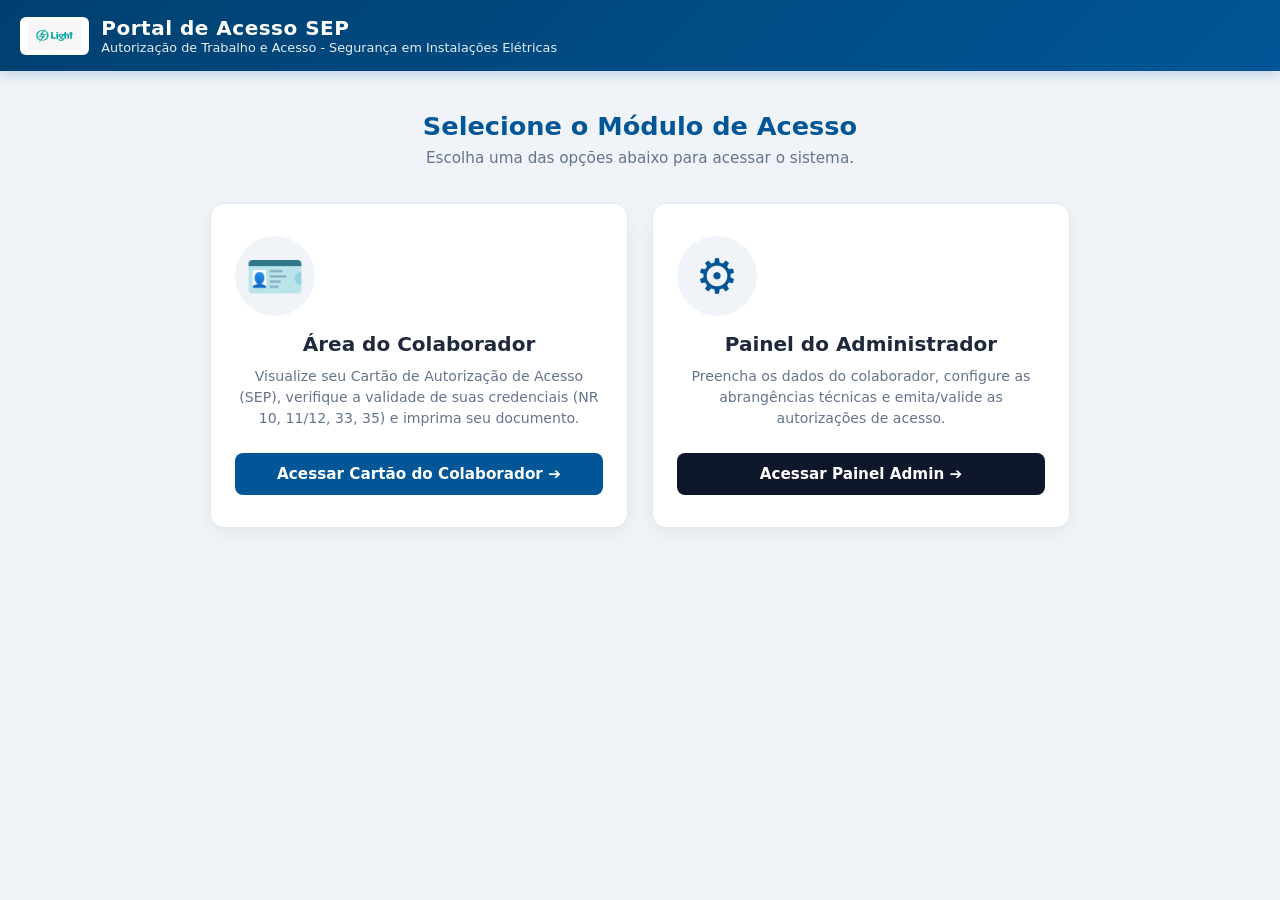
<file: index.html>
<!DOCTYPE html>
<html lang="pt-BR">
<head>
    <meta charset="UTF-8">
    <meta name="viewport" content="width=device-width, initial-scale=1.0">
    <title>Portal SEP - Autorização de Trabalho e Acesso</title>
    <link rel="icon" type="image/jpeg" href="imagens/favicon.jpg?v=2">
    <link rel="apple-touch-icon" href="imagens/favicon.jpg?v=2">
    <link rel="stylesheet" href="style.css">
</head>
<body>

    <!-- CABEÇALHO DO PORTAL -->
    <header class="app-header">
        <div class="header-container">
            <div class="header-brand">
                <img src="imagens/light.png" alt="Light Logo">
                <div class="header-title">
                    <h1>Portal de Acesso SEP</h1>
                    <p>Autorização de Trabalho e Acesso - Segurança em Instalações Elétricas</p>
                </div>
            </div>
        </div>
    </header>

    <!-- CONTEÚDO PRINCIPAL: SELEÇÃO DE MÓDULO (CARDS) -->
    <main class="portal-container">
        
        <div class="portal-welcome">
            <h2>Selecione o Módulo de Acesso</h2>
            <p>Escolha uma das opções abaixo para acessar o sistema.</p>
        </div>

        <div class="portal-grid">
            
            <!-- CARD DO COLABORADOR -->
            <a href="colaborador.html" class="portal-card">
                <div>
                    <div class="portal-icon">🪪</div>
                    <h3>Área do Colaborador</h3>
                    <p>Visualize seu Cartão de Autorização de Acesso (SEP), verifique a validade de suas credenciais (NR 10, 11/12, 33, 35) e imprima seu documento.</p>
                </div>
                <div class="portal-btn portal-btn-primary">
                    Acessar Cartão do Colaborador ➔
                </div>
            </a>

            <!-- CARD DO ADMINISTRADOR -->
            <a href="admin.html" class="portal-card">
                <div>
                    <div class="portal-icon">⚙️</div>
                    <h3>Painel do Administrador</h3>
                    <p>Preencha os dados do colaborador, configure as abrangências técnicas e emita/valide as autorizações de acesso.</p>
                </div>
                <div class="portal-btn portal-btn-secondary">
                    Acessar Painel Admin ➔
                </div>
            </a>

        </div>

    </main>

</body>
</html>
</file>
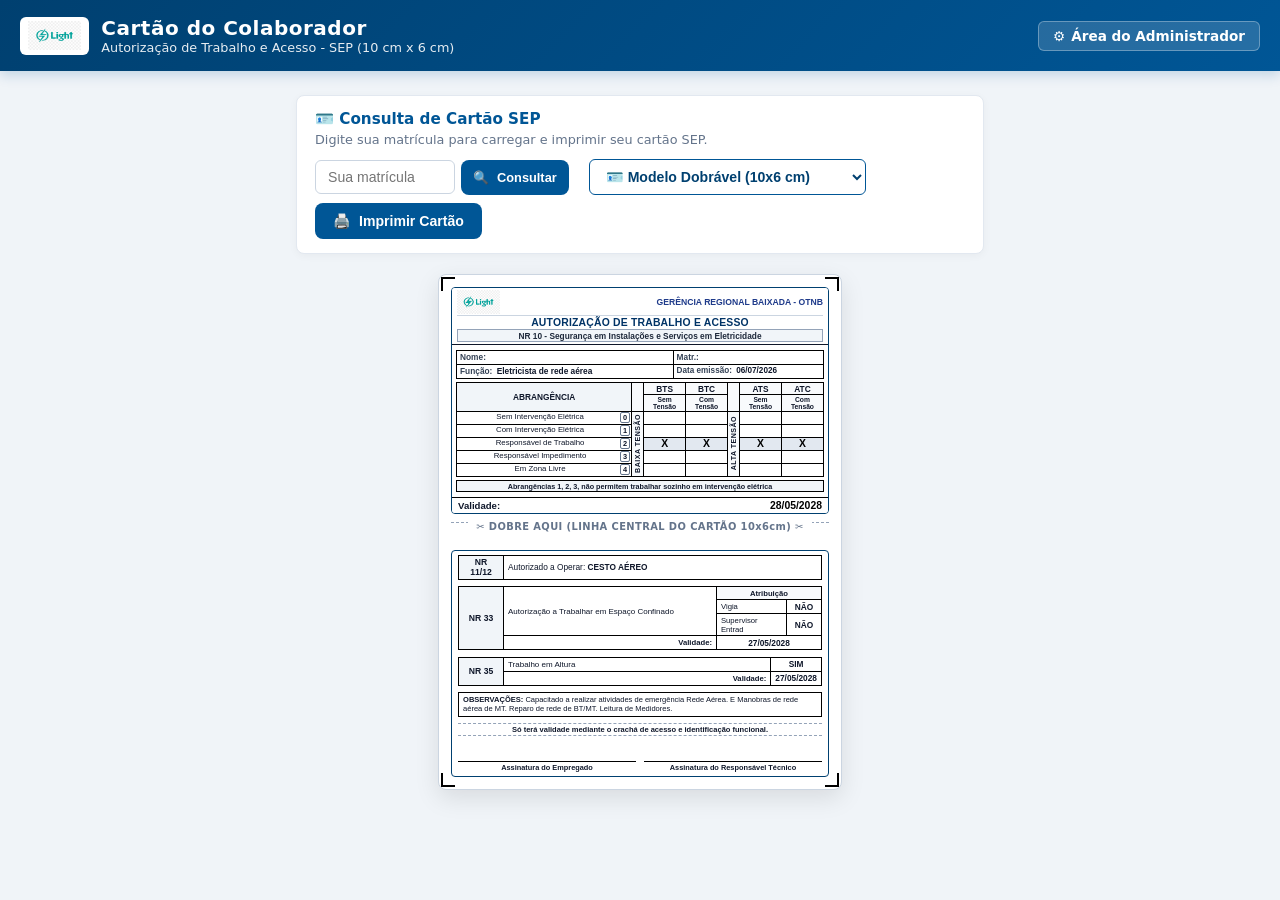
<file: colaborador.html>
<!DOCTYPE html>
<html lang="pt-BR">
<head>
    <meta charset="UTF-8">
    <meta name="viewport" content="width=device-width, initial-scale=1.0">
    <title>Cartão do Colaborador - Autorização de Trabalho e Acesso SEP (10x6 cm)</title>
    <link rel="icon" type="image/jpeg" href="imagens/favicon.jpg?v=2">
    <link rel="apple-touch-icon" href="imagens/favicon.jpg?v=2">
    <link rel="stylesheet" href="style.css">
</head>
<body id="print-wrapper" class="colaborador-body" data-print-mode="pocket">

    <!-- CABEÇALHO DA PÁGINA DO COLABORADOR -->
    <header class="app-header">
        <div class="header-container">
            <div class="header-brand">
                <img src="imagens/light.png" alt="Light Logo">
                <div class="header-title">
                    <h1>Cartão do Colaborador</h1>
                    <p>Autorização de Trabalho e Acesso - SEP (10 cm x 6 cm)</p>
                </div>
            </div>
            <div class="header-actions">
                <a href="admin.html" class="nav-link-btn">
                    <span>⚙️</span> Área do Administrador
                </a>
            </div>
        </div>
    </header>

    <!-- CONTEÚDO PRINCIPAL: EXIBIÇÃO DO CARTÃO DO COLABORADOR -->
    <main class="colaborador-container">
        
        <!-- BARRA DE FERRAMENTAS DO COLABORADOR -->
        <div class="colaborador-toolbar">
            <div class="toolbar-info">
                <span class="toolbar-title">🪪 Consulta de Cartão SEP</span>
                <span class="toolbar-desc">Digite sua matrícula para carregar e imprimir seu cartão SEP.</span>
            </div>
            <div class="toolbar-actions" style="flex-wrap: wrap; gap: 8px;">
                <div class="search-group" style="display: flex; gap: 6px; align-items: center; margin-right: 12px;">
                    <input type="text" id="colaborador-search-matricula" class="print-mode-select" style="font-weight: normal; border-color: #cbd5e1; width: 140px;" placeholder="Sua matrícula">
                    <button id="btn-colaborador-search" class="btn btn-print" style="padding: 6px 12px; font-size: 0.8rem; background-color: #005696; height: 35px;">
                        <span>🔍</span> Consultar
                    </button>
                </div>
                <select id="select-print-mode" class="print-mode-select">
                    <option value="pocket">🪪 Modelo Dobrável (10x6 cm)</option>
                    <option value="pocket-7x5">🪪 Modelo Dobrável (7x5 cm)</option>
                    <option value="pvc">💳 Modelo Lado a Lado (10x6 cm)</option>
                    <option value="pvc-75x5">💳 Modelo Lado a Lado (7,5x5 cm)</option>
                    <option value="a4">📑 Folha A4 Grade (4 Cartões)</option>
                </select>
                <button id="btn-colaborador-print" class="btn btn-print">
                    <span>🖨️</span> Imprimir Cartão
                </button>
            </div>
        </div>

        <!-- EMBALAGEM DE IMPRESSÃO / MODELO COMPLETO (10x6cm cada lado) -->
        <div class="printable-card-wrapper">
            
            <!-- MARCAS DE CORTE DE IMPRESSÃO SUPERIOR -->
            <div class="crop-mark top-left"></div>
            <div class="crop-mark top-right"></div>

            <!-- CARTÃO FRENTE / CARD 1 (10cm x 6cm) -->
            <div class="sep-card-side card-front">
                <div class="card-header">
                    <div class="logo-area">
                        <img src="imagens/light.png" alt="Light" class="logo-img">
                        <span class="unidade card-unidade">GERÊNCIA REGIONAL BAIXADA - OTNB</span>
                    </div>
                    <div class="header-main-title">AUTORIZAÇÃO DE TRABALHO E ACESSO</div>
                    <div class="header-sub-title">NR 10 - Segurança em Instalações e Serviços em Eletricidade</div>
                </div>

                <div class="card-front-body">
                    <div class="top-info-grid">
                        <div class="info-cell cell-nome">
                            <span class="lbl">Nome:</span>
                            <strong class="val card-nome"></strong>
                        </div>
                        <div class="info-cell cell-matr">
                            <span class="lbl">Matr.:</span>
                            <strong class="val card-matricula"></strong>
                        </div>
                        <div class="info-cell cell-funcao">
                            <span class="lbl">Função:</span>
                            <strong class="val card-funcao">Eletricista de rede aérea</strong>
                        </div>
                        <div class="info-cell cell-data-emissao">
                            <span class="lbl">Data emissão:</span>
                            <strong class="val card-data-emissao">06/07/2026</strong>
                        </div>
                    </div>

                    <!-- TABELA NR 10 INTEGRADA CONFORME FOTO -->
                    <div class="nr10-table-wrapper">
                        <table class="tabela-nr10-oficial">
                            <thead>
                                <tr>
                                    <th rowspan="2" class="th-abrangencia">ABRANGÊNCIA</th>
                                    <th rowspan="2" class="v-header-empty"></th>
                                    <th class="th-sub">BTS</th>
                                    <th class="th-sub">BTC</th>
                                    <th rowspan="2" class="v-header-empty"></th>
                                    <th class="th-sub">ATS</th>
                                    <th class="th-sub">ATC</th>
                                </tr>
                                <tr class="sub-hdr-desc">
                                    <th>Sem Tensão</th>
                                    <th>Com Tensão</th>
                                    <th>Sem Tensão</th>
                                    <th>Com Tensão</th>
                                </tr>
                            </thead>
                            <tbody>
                                <tr>
                                    <td class="abrang-desc">Sem Intervenção Elétrica <span class="num">0</span></td>
                                    <td rowspan="5" class="v-header v-header-bt"><span>BAIXA TENSÃO</span></td>
                                    <td class="card-nr10-r0-bts"></td>
                                    <td class="card-nr10-r0-btc"></td>
                                    <td rowspan="5" class="v-header v-header-at"><span>ALTA TENSÃO</span></td>
                                    <td class="card-nr10-r0-ats"></td>
                                    <td class="card-nr10-r0-atc"></td>
                                </tr>
                                <tr>
                                    <td class="abrang-desc">Com Intervenção Elétrica <span class="num">1</span></td>
                                    <td class="card-nr10-r1-bts"></td>
                                    <td class="card-nr10-r1-btc"></td>
                                    <td class="card-nr10-r1-ats"></td>
                                    <td class="card-nr10-r1-atc"></td>
                                </tr>
                                <tr>
                                    <td class="abrang-desc">Responsável de Trabalho <span class="num">2</span></td>
                                    <td class="card-nr10-r2-bts marcado">X</td>
                                    <td class="card-nr10-r2-btc marcado">X</td>
                                    <td class="card-nr10-r2-ats marcado">X</td>
                                    <td class="card-nr10-r2-atc marcado">X</td>
                                </tr>
                                <tr>
                                    <td class="abrang-desc">Responsável Impedimento <span class="num">3</span></td>
                                    <td class="card-nr10-r3-bts"></td>
                                    <td class="card-nr10-r3-btc"></td>
                                    <td class="card-nr10-r3-ats"></td>
                                    <td class="card-nr10-r3-atc"></td>
                                </tr>
                                <tr>
                                    <td class="abrang-desc">Em Zona Livre <span class="num">4</span></td>
                                    <td class="card-nr10-r4-bts"></td>
                                    <td class="card-nr10-r4-btc"></td>
                                    <td class="card-nr10-r4-ats"></td>
                                    <td class="card-nr10-r4-atc"></td>
                                </tr>
                            </tbody>
                        </table>
                    </div>

                    <div class="card-warning-footer">
                        Abrangências 1, 2, 3, não permitem trabalhar sozinho em intervenção elétrica
                    </div>
                </div>

                <div class="card-validade-row">
                    <span class="lbl">Validade:</span>
                    <strong class="val card-validade-cartao">28/05/2028</strong>
                </div>
            </div>

            <!-- LINHA GUIA DE DOBRA PARA POCKET -->
            <div class="fold-line-divider">
                <span class="fold-label">✂️ DOBRE AQUI (LINHA CENTRAL DO CARTÃO 10x6cm) ✂️</span>
            </div>

            <!-- CARTÃO VERSO / CARD 2 (10cm x 6cm) -->
            <div class="sep-card-side card-back">
                <div class="card-back-content">
                    <!-- NR 11/12 -->
                    <table class="tbl-nr1112">
                        <tr>
                            <td class="lbl-nr">NR 11/12</td>
                            <td class="val-nr">Autorizado a Operar: <strong class="card-autorizado-operar">CESTO AÉREO</strong></td>
                        </tr>
                    </table>

                    <!-- NR 33 -->
                    <table class="tbl-nr33">
                        <tr>
                            <td rowspan="4" class="lbl-nr">NR 33</td>
                            <td rowspan="3" class="desc-nr">Autorização a Trabalhar em Espaço Confinado</td>
                            <td colspan="2" class="atrib-hdr">Atribuição</td>
                        </tr>
                        <tr>
                            <td class="atrib-row">Vigia</td>
                            <td class="atrib-val card-nr33-vigia">NÃO</td>
                        </tr>
                        <tr>
                            <td class="atrib-row">Supervisor Entrad</td>
                            <td class="atrib-val card-nr33-supervisor">NÃO</td>
                        </tr>
                        <tr>
                            <td class="val-lbl">Validade:</td>
                            <td colspan="2" class="val-date card-nr33-validade"></td>
                        </tr>
                    </table>

                    <!-- NR 35 -->
                    <table class="tbl-nr35">
                        <tr>
                            <td rowspan="2" class="lbl-nr">NR 35</td>
                            <td class="desc-nr">Trabalho em Altura</td>
                            <td class="val-nr35 card-nr35-autorizado">SIM</td>
                        </tr>
                        <tr>
                            <td class="val-lbl">Validade:</td>
                            <td class="val-date card-nr35-validade">27/05/28</td>
                        </tr>
                    </table>

                    <!-- OBSERVAÇÕES -->
                    <div class="card-obs-box">
                        <strong>OBSERVAÇÕES:</strong> <span class="card-observacoes">Capacitado a realizar atividades de emergência Rede Aérea. E Manobras de rede aérea de MT. Reparo de rede de BT/MT. Leitura de Medidores</span>
                    </div>

                    <div class="card-validity-notice">
                        Só terá validade mediante o crachá de acesso e identificação funcional.
                    </div>

                    <!-- ASSINATURAS -->
                    <div class="card-signatures">
                        <div class="sig-box">
                            <div class="sig-image employee-sig"></div>
                            <div class="sig-line"></div>
                            <span>Assinatura do Empregado</span>
                        </div>
                        <div class="sig-box">
                            <div class="sig-image tech-resp-sig"></div>
                            <div class="sig-line"></div>
                            <span class="card-resp-tecnico-label">Assinatura do Responsável Técnico</span>
                        </div>
                    </div>
                </div>
            </div>

            <!-- MARCAS DE CORTE DE IMPRESSÃO INFERIOR -->
            <div class="crop-mark bottom-left"></div>
            <div class="crop-mark bottom-right"></div>

        </div>

    </main>

    <script src="script.js"></script>
</body>
</html>
</file>
<file: style.css>
/* Reset e Base */
* {
    box-sizing: border-box;
    margin: 0;
    padding: 0;
}

body {
    font-family: 'Segoe UI', system-ui, -apple-system, Tahoma, Geneva, Verdana, sans-serif;
    background-color: #f0f4f8;
    color: #1e293b;
    min-height: 100vh;
    padding-bottom: 40px;
}

/* Header Principal */
.app-header {
    background: linear-gradient(135deg, #004070 0%, #005696 100%);
    color: #ffffff;
    padding: 16px 20px;
    box-shadow: 0 4px 12px rgba(0, 86, 150, 0.2);
    margin-bottom: 24px;
}

.header-container {
    max-width: 1300px;
    margin: 0 auto;
    display: flex;
    justify-content: space-between;
    align-items: center;
    flex-wrap: wrap;
    gap: 12px;
}

.header-brand {
    display: flex;
    align-items: center;
    gap: 12px;
}

.header-brand img {
    height: 38px;
    width: auto;
    object-fit: contain;
    background: #ffffff;
    padding: 4px 8px;
    border-radius: 6px;
}

.header-title h1 {
    font-size: 1.25rem;
    font-weight: 700;
    letter-spacing: 0.5px;
}

.header-title p {
    font-size: 0.8rem;
    opacity: 0.9;
}

.header-actions {
    display: flex;
    align-items: center;
    gap: 10px;
}

.nav-link-btn {
    background-color: rgba(255, 255, 255, 0.15);
    color: #ffffff;
    text-decoration: none;
    padding: 6px 14px;
    border-radius: 6px;
    font-size: 0.85rem;
    font-weight: 600;
    display: inline-flex;
    align-items: center;
    gap: 6px;
    border: 1px solid rgba(255, 255, 255, 0.3);
    transition: all 0.2s ease;
}

.nav-link-btn:hover {
    background-color: rgba(255, 255, 255, 0.25);
    border-color: #ffffff;
}

.admin-badge {
    background-color: #f59e0b;
    color: #0f172a;
    font-size: 0.75rem;
    font-weight: 700;
    padding: 4px 10px;
    border-radius: 20px;
    text-transform: uppercase;
    letter-spacing: 0.5px;
}

/* Container Principal Layout Grid */
.main-container {
    max-width: 1300px;
    margin: 0 auto;
    padding: 0 20px;
    display: grid;
    grid-template-columns: 1fr 1fr;
    gap: 24px;
}

/* Container do Colaborador */
.colaborador-container {
    max-width: 720px;
    margin: 0 auto;
    padding: 0 16px;
}

.colaborador-toolbar {
    background-color: #ffffff;
    border-radius: 8px;
    border: 1px solid #e2e8f0;
    padding: 14px 18px;
    margin-bottom: 20px;
    display: flex;
    justify-content: space-between;
    align-items: center;
    flex-wrap: wrap;
    gap: 12px;
    box-shadow: 0 2px 8px rgba(0, 0, 0, 0.04);
}

.toolbar-info {
    display: flex;
    flex-direction: column;
    gap: 4px;
}

.toolbar-title {
    font-weight: 700;
    color: #005696;
    font-size: 0.95rem;
}

.toolbar-desc {
    font-size: 0.8rem;
    color: #64748b;
}

.toolbar-actions {
    display: flex;
    align-items: center;
    gap: 10px;
}

/* Portal / Hub Principal (index.html) */
.portal-container {
    max-width: 900px;
    margin: 40px auto;
    padding: 0 20px;
    text-align: center;
}

.portal-welcome {
    margin-bottom: 36px;
}

.portal-welcome h2 {
    font-size: 1.6rem;
    color: #005696;
    margin-bottom: 8px;
}

.portal-welcome p {
    font-size: 0.95rem;
    color: #64748b;
}

.portal-grid {
    display: grid;
    grid-template-columns: repeat(2, 1fr);
    gap: 24px;
}

.portal-card {
    background-color: #ffffff;
    border: 1px solid #e2e8f0;
    border-radius: 14px;
    padding: 32px 24px;
    box-shadow: 0 6px 18px rgba(0, 0, 0, 0.05);
    display: flex;
    flex-direction: column;
    align-items: center;
    justify-content: space-between;
    transition: transform 0.25s ease, box-shadow 0.25s ease, border-color 0.25s ease;
    text-decoration: none;
    color: inherit;
}

.portal-card:hover {
    transform: translateY(-6px);
    box-shadow: 0 12px 28px rgba(0, 86, 150, 0.15);
    border-color: #005696;
}

.portal-icon {
    font-size: 3rem;
    margin-bottom: 16px;
    background: #f0f4f8;
    width: 80px;
    height: 80px;
    border-radius: 50%;
    display: flex;
    align-items: center;
    justify-content: center;
    color: #005696;
}

.portal-card h3 {
    font-size: 1.25rem;
    color: #1e293b;
    margin-bottom: 10px;
}

.portal-card p {
    font-size: 0.88rem;
    color: #64748b;
    line-height: 1.5;
    margin-bottom: 24px;
}

.portal-btn {
    width: 100%;
    padding: 12px 20px;
    border-radius: 8px;
    font-weight: 700;
    font-size: 0.95rem;
    display: inline-flex;
    align-items: center;
    justify-content: center;
    gap: 8px;
    transition: background-color 0.2s ease;
}

.portal-btn-primary {
    background-color: #005696;
    color: #ffffff;
}

.portal-card:hover .portal-btn-primary {
    background-color: #004070;
}

.portal-btn-secondary {
    background-color: #0f172a;
    color: #ffffff;
}

.portal-card:hover .portal-btn-secondary {
    background-color: #1e293b;
}

/* Abas de Navegação Mobile */
.mobile-tabs {
    display: none;
    max-width: 1300px;
    margin: 0 auto 16px auto;
    padding: 0 16px;
    gap: 8px;
}

.tab-btn {
    flex: 1;
    padding: 10px 14px;
    background-color: #ffffff;
    border: 1px solid #cbd5e1;
    border-radius: 8px;
    font-size: 0.88rem;
    font-weight: 600;
    color: #475569;
    display: flex;
    align-items: center;
    justify-content: center;
    gap: 6px;
    cursor: pointer;
}

.tab-btn.active {
    background-color: #005696;
    color: #ffffff;
    border-color: #005696;
}

/* Formulário do Administrador */
.admin-panel {
    background-color: #ffffff;
    border-radius: 12px;
    border: 1px solid #e2e8f0;
    padding: 24px;
    box-shadow: 0 4px 14px rgba(0, 0, 0, 0.04);
}

.panel-header {
    border-bottom: 2px solid #f1f5f9;
    padding-bottom: 12px;
    margin-bottom: 20px;
}

.panel-header h2 {
    font-size: 1.15rem;
    color: #005696;
    display: flex;
    align-items: center;
    gap: 8px;
}

.section-box {
    background-color: #f8fafc;
    border: 1px solid #e2e8f0;
    border-radius: 8px;
    padding: 16px;
    margin-bottom: 20px;
}

.highlight-box {
    background-color: #eff6ff;
    border-color: #bfdbfe;
}

.section-title {
    font-size: 0.9rem;
    font-weight: 700;
    color: #005696;
    margin-bottom: 12px;
    text-transform: uppercase;
    letter-spacing: 0.5px;
}

.form-grid {
    display: grid;
    grid-template-columns: repeat(2, 1fr);
    gap: 12px;
}

.form-group {
    display: flex;
    flex-direction: column;
    gap: 4px;
}

.form-group.span-2 {
    grid-column: span 2;
}

.form-group.full-width {
    grid-column: span 2;
}

.form-group label {
    font-size: 0.8rem;
    font-weight: 600;
    color: #475569;
}

.form-group input[type="text"],
.form-group input[type="date"],
.form-group select,
.form-group textarea,
.print-mode-select {
    padding: 8px 12px;
    border: 1px solid #cbd5e1;
    border-radius: 6px;
    font-size: 0.88rem;
    color: #1e293b;
    outline: none;
    transition: border-color 0.2s ease, box-shadow 0.2s ease;
    background-color: #ffffff;
}

.print-mode-select {
    font-weight: 600;
    border-color: #005696;
    color: #004070;
}

.form-group input:focus,
.form-group select:focus,
.form-group textarea:focus,
.print-mode-select:focus {
    border-color: #005696;
    box-shadow: 0 0 0 3px rgba(0, 86, 150, 0.15);
}

/* Matriz NR10 no Form */
.admin-table-wrapper {
    overflow-x: auto;
    margin-top: 6px;
}

.admin-nr10-table {
    width: 100%;
    border-collapse: collapse;
    font-size: 0.78rem;
    text-align: center;
}

.admin-nr10-table th, .admin-nr10-table td {
    border: 1px solid #cbd5e1;
    padding: 6px 4px;
}

.admin-nr10-table th {
    background-color: #e2e8f0;
    color: #1e293b;
}

.admin-nr10-table td.desc {
    text-align: left;
    padding-left: 8px;
    font-weight: 500;
}

/* Alertas */
.reciclagem-alert {
    background-color: #fff7ed;
    border: 1px solid #fdba74;
    border-left: 5px solid #ea580c;
    border-radius: 8px;
    padding: 12px 16px;
    margin-bottom: 20px;
    display: flex;
    align-items: flex-start;
    gap: 12px;
}

.alert-icon {
    font-size: 1.5rem;
}

.alert-content {
    flex: 1;
}

.alert-header-row {
    display: flex;
    justify-content: space-between;
    align-items: center;
    margin-bottom: 4px;
}

.alert-header-row h4 {
    font-size: 0.9rem;
    color: #9a3412;
}

.alert-badge {
    background-color: #c2410c;
    color: #ffffff;
    font-size: 0.7rem;
    font-weight: 700;
    padding: 3px 8px;
    border-radius: 12px;
    text-transform: uppercase;
}

.alert-content p {
    font-size: 0.82rem;
    color: #7c2d12;
    line-height: 1.4;
}

/* Ações */
.admin-actions {
    display: flex;
    gap: 12px;
    margin-top: 24px;
}

.btn {
    padding: 10px 18px;
    border-radius: 8px;
    font-weight: 700;
    font-size: 0.88rem;
    cursor: pointer;
    border: none;
    display: inline-flex;
    align-items: center;
    justify-content: center;
    gap: 8px;
    transition: all 0.2s ease;
}

.btn-validate {
    background-color: #10b981;
    color: #ffffff;
    flex: 1;
}

.btn-validate:hover {
    background-color: #059669;
    box-shadow: 0 4px 10px rgba(16, 185, 129, 0.3);
}

.btn-print {
    background-color: #005696;
    color: #ffffff;
}

.btn-print:hover {
    background-color: #004070;
    box-shadow: 0 4px 10px rgba(0, 86, 150, 0.3);
}

.btn-reset {
    background-color: #f1f5f9;
    color: #64748b;
    border: 1px solid #cbd5e1;
}

.btn-reset:hover {
    background-color: #e2e8f0;
    color: #334155;
}

/* Container de Preview do Cartão */
.preview-panel {
    display: flex;
    flex-direction: column;
    gap: 12px;
}

.preview-title {
    font-size: 0.9rem;
    font-weight: 700;
    color: #64748b;
    text-transform: uppercase;
    letter-spacing: 0.5px;
    display: flex;
    align-items: center;
    justify-content: space-between;
}

.status-indicator {
    display: inline-flex;
    align-items: center;
    gap: 6px;
    padding: 4px 10px;
    border-radius: 20px;
    font-size: 0.75rem;
    font-weight: 700;
}

.status-indicator.valid {
    background-color: #d1fae5;
    color: #065f46;
}

.status-indicator.pending {
    background-color: #fef3c7;
    color: #92400e;
}

/* ========================================================
   ESTRUTURA DO MODELO DE CARTÃO 10cm x 6cm (FRENTE E VERSO)
   ======================================================== */
.printable-card-wrapper {
    background-color: #ffffff;
    border: 1px solid #cbd5e1;
    border-radius: 8px;
    box-shadow: 0 8px 24px rgba(0, 0, 0, 0.1);
    padding: 12px;
    width: fit-content;
    margin: 0 auto;
    position: relative;
}

/* Marcas de Corte nos Cantos */
.crop-mark {
    position: absolute;
    width: 14px;
    height: 14px;
    pointer-events: none;
}

.crop-mark.top-left {
    top: 2px;
    left: 2px;
    border-top: 2px solid #000;
    border-left: 2px solid #000;
}

.crop-mark.top-right {
    top: 2px;
    right: 2px;
    border-top: 2px solid #000;
    border-right: 2px solid #000;
}

.crop-mark.bottom-left {
    bottom: 2px;
    left: 2px;
    border-bottom: 2px solid #000;
    border-left: 2px solid #000;
}

.crop-mark.bottom-right {
    bottom: 2px;
    right: 2px;
    border-bottom: 2px solid #000;
    border-right: 2px solid #000;
}

/* Lado do Cartão (DEFINIÇÃO EXATA CONFORME IMAGEM: 10 cm LARGURA x 6 cm ALTURA) */
.sep-card-side {
    width: 10cm;
    height: 6cm;
    box-sizing: border-box;
    background-color: #ffffff;
    border: 1.5px solid #1e293b;
    border-radius: 4px;
    overflow: hidden;
    display: flex;
    flex-direction: column;
    justify-content: space-between;
    margin: 0 auto;
    font-family: 'Segoe UI', Arial, sans-serif;
    color: #0f172a;
}

/* --- CARTÃO FRENTE / CARD 1 (10cm x 6cm) --- */
.card-front {
    border: 1.5px solid #004070;
    display: flex;
    flex-direction: column;
    justify-content: space-between;
    height: 6cm;
    box-sizing: border-box;
}

.card-header {
    background-color: #ffffff;
    color: #0f172a;
    padding: 2px 5px;
    border-bottom: 1px solid #0f172a;
    flex-shrink: 0;
}

.logo-area {
    display: flex;
    justify-content: space-between;
    align-items: center;
    border-bottom: 1px solid #cbd5e1;
    padding-bottom: 1px;
    margin-bottom: 1px;
}

.logo-img {
    height: 24px; /* Aumentado conforme solicitado */
    width: auto;
    object-fit: contain;
}

.unidade {
    font-size: 0.54rem;
    font-weight: 700;
    color: #1e3a8a;
    text-transform: uppercase;
}

.header-main-title {
    font-size: 0.65rem;
    font-weight: 800;
    text-align: center;
    letter-spacing: 0.2px;
    color: #003366;
    text-transform: uppercase;
    line-height: 1.1;
}

.header-sub-title {
    background-color: #f1f5f9;
    font-size: 0.52rem;
    font-weight: 700;
    text-align: center;
    color: #1e293b;
    border: 1px solid #94a3b8;
    margin-top: 1px;
    padding: 0.5px 0;
}

.card-front-body {
    padding: 2px 4px;
    flex: 1;
    display: flex;
    flex-direction: column;
    justify-content: space-evenly;
}

/* Grid de Informações do Colaborador */
.top-info-grid {
    display: grid;
    grid-template-columns: 1.45fr 1fr; /* Proporção ajustada para garantir espaço completo para Data Emissão! */
    border: 1px solid #000000;
    font-size: 0.52rem;
    background-color: #ffffff;
}

.info-cell {
    padding: 1.5px 3px;
    border-bottom: 1px solid #000000;
    border-right: 1px solid #000000;
    white-space: nowrap;
    overflow: visible;
}

.cell-nome {
    grid-column: span 1;
}

.cell-matr {
    grid-column: span 1;
    border-right: none;
}

.cell-funcao {
    grid-column: span 1;
    border-bottom: none;
}

.cell-data-emissao {
    grid-column: span 1;
    border-bottom: none;
    border-right: none;
    font-size: 0.51rem;
}

.info-cell .lbl {
    font-weight: 600;
    color: #334155;
    margin-right: 2px;
}

.info-cell .val {
    font-weight: 700;
    color: #0f172a;
}

/* TABELA NR 10 OFICIAL (COM TEXTO VERTICAL COMO NA IMAGEM) */
.nr10-table-wrapper {
    margin-top: 1px;
}

.tabela-nr10-oficial {
    width: 100%;
    border-collapse: collapse;
    font-size: 0.48rem;
    text-align: center;
    table-layout: fixed;
}

.tabela-nr10-oficial th, 
.tabela-nr10-oficial td {
    border: 1px solid #000000 !important;
    padding: 0.5px 1px;
    text-align: center;
    vertical-align: middle;
}

.tabela-nr10-oficial thead {
    background-color: #f8fafc;
}

.th-abrangencia {
    width: 48%;
    font-size: 0.52rem;
    font-weight: 800;
    background-color: #f1f5f9;
}

.v-header-empty {
    width: 12px;
    background-color: #f8fafc;
}

.v-header {
    width: 12px;
    font-size: 0.44rem;
    font-weight: 800;
    background-color: #f8fafc;
    padding: 0 !important;
    vertical-align: middle;
    text-align: center;
}

.v-header span {
    writing-mode: vertical-rl;
    transform: rotate(180deg);
    display: inline-block;
    white-space: nowrap;
    letter-spacing: 0.5px;
    font-size: 0.44rem;
}

.th-sub {
    width: 11.5%;
    font-size: 0.52rem;
    font-weight: 800;
}

.sub-hdr-desc th {
    font-size: 0.42rem;
    font-weight: 600;
    background-color: #f8fafc;
    line-height: 1.1;
}

.abrang-desc {
    text-align: left;
    padding-left: 3px !important;
    font-size: 0.49rem;
}

.abrang-desc .num {
    float: right;
    font-weight: 700;
    border: 1px solid #64748b;
    padding: 0 2px;
    border-radius: 2px;
    font-size: 0.46rem;
}

.tabela-nr10-oficial td.marcado {
    background-color: #e2e8f0;
    color: #000000;
    font-weight: 900;
    font-size: 0.65rem;
    text-align: center !important;
    vertical-align: middle !important;
}

.card-warning-footer {
    font-size: 0.45rem;
    text-align: center;
    color: #0f172a;
    font-weight: 600;
    background-color: #f1f5f9;
    border: 1px solid #000000;
    margin-top: 1px;
    padding: 0.5px;
}

.card-validade-row {
    border-top: 1.5px solid #000000;
    background-color: #ffffff;
    padding: 2px 6px;
    display: flex;
    justify-content: space-between;
    align-items: center;
    font-size: 0.6rem;
    flex-shrink: 0;
}

.card-validade-row .lbl {
    font-weight: 700;
    color: #0f172a;
}

.card-validade-row .val {
    font-weight: 900;
    color: #000000;
    font-size: 0.65rem;
}

/* --- LINHA GUIA DE DOBRA PARA POCKET --- */
.fold-line-divider {
    margin: 8px 0;
    border-top: 1.5px dashed #94a3b8;
    text-align: center;
    position: relative;
    width: 10cm;
}

.fold-label {
    background-color: #ffffff;
    color: #64748b;
    padding: 0 8px;
    font-size: 0.62rem;
    font-weight: 700;
    position: relative;
    top: -8px;
    letter-spacing: 0.4px;
}

/* --- CARTÃO VERSO / CARD 2 (10cm x 6cm) --- */
.card-back {
    border: 1.5px solid #004070;
}

.card-back-content {
    padding: 4px 6px;
    height: 100%;
    display: flex;
    flex-direction: column;
    justify-content: space-between;
    font-size: 0.52rem;
}

.tbl-nr1112, .tbl-nr33, .tbl-nr35 {
    width: 100%;
    border-collapse: collapse;
    border: 1px solid #000000;
    margin-bottom: 2px;
}

.tbl-nr1112 td, .tbl-nr33 td, .tbl-nr35 td {
    border: 1px solid #000000 !important;
    padding: 1.5px 4px;
}

.lbl-nr {
    width: 45px;
    font-weight: 800;
    font-size: 0.54rem;
    background-color: #f1f5f9;
    text-align: center;
}

.val-nr {
    font-size: 0.52rem;
}

.desc-nr {
    font-size: 0.5rem;
}

.atrib-hdr {
    text-align: center;
    font-weight: 700;
    background-color: #f8fafc;
    font-size: 0.48rem;
}

.atrib-row {
    font-size: 0.48rem;
    width: 70px;
}

.atrib-val {
    font-weight: 800;
    text-align: center;
    width: 35px;
}

.val-nr35 {
    font-weight: 800;
    text-align: center;
    width: 50px;
}

.val-lbl {
    font-size: 0.48rem;
    text-align: right;
    font-weight: 600;
}

.val-date {
    font-weight: 700;
    text-align: center;
}

.card-obs-box {
    border: 1px solid #000000;
    padding: 2px 4px;
    font-size: 0.47rem;
    line-height: 1.25;
    background-color: #ffffff;
    margin-bottom: 2px;
}

.card-obs-box strong {
    font-weight: 800;
}

.card-validity-notice {
    font-size: 0.47rem;
    font-weight: 700;
    text-align: center;
    color: #0f172a;
    border-top: 1px dashed #94a3b8;
    border-bottom: 1px dashed #94a3b8;
    padding: 1px 0;
    margin-bottom: 2px;
}

/* Assinaturas no Verso */
.card-signatures {
    display: flex;
    justify-content: space-between;
    gap: 8px;
    margin-top: 2px;
}

.sig-box {
    flex: 1;
    text-align: center;
    display: flex;
    flex-direction: column;
    align-items: center;
}

.sig-image {
    height: 15px;
    display: flex;
    align-items: center;
    justify-content: center;
}

.sig-line {
    width: 100%;
    border-top: 1px solid #000;
    margin: 1px 0;
}

.sig-box span {
    font-size: 0.46rem;
    font-weight: 600;
    color: #0f172a;
}

/* ========================================================
   SEÇÃO DE PLANILHA DE CONTROLE (EXCEL / CSV) NO ADMIN
   ======================================================== */
.excel-section-box {
    background-color: #f0fdf4;
    border: 1px solid #bbf7d0;
}

.excel-box-header {
    display: flex;
    justify-content: space-between;
    align-items: center;
    flex-wrap: wrap;
    gap: 10px;
    margin-bottom: 14px;
    border-bottom: 1px solid #dcfce7;
    padding-bottom: 10px;
}

.excel-title-group {
    display: flex;
    align-items: center;
    gap: 10px;
}

.excel-icon {
    font-size: 1.8rem;
}

.excel-title-group h3 {
    font-size: 1rem;
    color: #166534;
    margin-bottom: 2px;
}

.excel-subtitle {
    font-size: 0.78rem;
    color: #15803d;
}

.excel-path-badge {
    background-color: #dcfce7;
    border: 1px solid #86efac;
    padding: 4px 10px;
    border-radius: 6px;
    font-size: 0.75rem;
    color: #14532d;
    font-weight: 600;
}

.excel-actions-row {
    display: flex;
    gap: 10px;
    margin-bottom: 14px;
}

.btn-xlsx {
    background-color: #166534;
    color: #ffffff;
    flex: 1;
}

.btn-xlsx:hover {
    background-color: #14532d;
    box-shadow: 0 4px 12px rgba(22, 101, 52, 0.3);
}

.btn-csv {
    background-color: #0284c7;
    color: #ffffff;
    flex: 1;
}

.btn-csv:hover {
    background-color: #0369a1;
    box-shadow: 0 4px 12px rgba(2, 132, 199, 0.3);
}

.excel-history-wrapper h4 {
    font-size: 0.82rem;
    color: #166534;
    margin-bottom: 6px;
}

.excel-history-table {
    width: 100%;
    border-collapse: collapse;
    font-size: 0.75rem;
    background-color: #ffffff;
    border-radius: 6px;
    overflow: hidden;
    border: 1px solid #cbd5e1;
}

.excel-history-table th, 
.excel-history-table td {
    padding: 6px 8px;
    border: 1px solid #e2e8f0;
    text-align: left;
}

.excel-history-table th {
    background-color: #f1f5f9;
    color: #334155;
    font-weight: 700;
}

.excel-history-table tbody tr:hover {
    background-color: #f8fafc;
}

/* MODOS DE EXIBIÇÃO DE IMPRESSÃO (POCKET, POCKET 7x5, PVC LADO A LADO 10x6 e 7,5x5) */
[data-print-mode="pvc"] .fold-line-divider,
[data-print-mode="pvc-75x5"] .fold-line-divider {
    display: none;
}

[data-print-mode="pvc"] .printable-card-wrapper {
    display: grid;
    grid-template-columns: 10cm 10cm;
    gap: 10px;
}

[data-print-mode="pvc-75x5"] .printable-card-wrapper {
    display: grid;
    grid-template-columns: 7.5cm 7.5cm;
    gap: 6px;
}

/* Modelo Dobrável 7cm x 5cm e Lado a Lado 7,5cm x 5cm (Tela e Impressão) */
[data-print-mode="pocket-7x5"] .sep-card-side,
[data-print-mode="pocket-7x5"] .card-front {
    width: 7cm;
    height: 5cm;
}

[data-print-mode="pvc-75x5"] .sep-card-side,
[data-print-mode="pvc-75x5"] .card-front {
    width: 7.5cm;
    height: 5cm;
}

[data-print-mode="pocket-7x5"] .fold-line-divider {
    width: 7cm;
    margin: 6px 0;
}

[data-print-mode="pocket-7x5"] .fold-label {
    font-size: 0.48rem;
    padding: 0 4px;
}

[data-print-mode="pocket-7x5"] .card-header,
[data-print-mode="pvc-75x5"] .card-header {
    padding: 1px 3px;
}

[data-print-mode="pocket-7x5"] .logo-img,
[data-print-mode="pvc-75x5"] .logo-img {
    height: 16px;
}

[data-print-mode="pocket-7x5"] .unidade,
[data-print-mode="pvc-75x5"] .unidade {
    font-size: 0.40rem;
}

[data-print-mode="pocket-7x5"] .header-main-title,
[data-print-mode="pvc-75x5"] .header-main-title {
    font-size: 0.48rem;
}

[data-print-mode="pocket-7x5"] .header-sub-title,
[data-print-mode="pvc-75x5"] .header-sub-title {
    font-size: 0.38rem;
    padding: 0;
}

[data-print-mode="pocket-7x5"] .card-front-body,
[data-print-mode="pvc-75x5"] .card-front-body {
    padding: 1px 3px;
}

[data-print-mode="pocket-7x5"] .top-info-grid,
[data-print-mode="pvc-75x5"] .top-info-grid {
    font-size: 0.40rem;
}

[data-print-mode="pocket-7x5"] .info-cell,
[data-print-mode="pvc-75x5"] .info-cell {
    padding: 1px 2px;
}

[data-print-mode="pocket-7x5"] .cell-data-emissao,
[data-print-mode="pvc-75x5"] .cell-data-emissao {
    font-size: 0.39rem;
}

[data-print-mode="pocket-7x5"] .tabela-nr10-oficial,
[data-print-mode="pvc-75x5"] .tabela-nr10-oficial {
    font-size: 0.38rem;
}

[data-print-mode="pocket-7x5"] .th-abrangencia,
[data-print-mode="pocket-7x5"] .th-sub,
[data-print-mode="pvc-75x5"] .th-abrangencia,
[data-print-mode="pvc-75x5"] .th-sub {
    font-size: 0.40rem;
}

[data-print-mode="pocket-7x5"] .sub-hdr-desc th,
[data-print-mode="pvc-75x5"] .sub-hdr-desc th {
    font-size: 0.33rem;
}

[data-print-mode="pocket-7x5"] .abrang-desc,
[data-print-mode="pvc-75x5"] .abrang-desc {
    font-size: 0.38rem;
    padding-left: 2px !important;
}

[data-print-mode="pocket-7x5"] .abrang-desc .num,
[data-print-mode="pvc-75x5"] .abrang-desc .num {
    font-size: 0.36rem;
    padding: 0 1px;
}

[data-print-mode="pocket-7x5"] .v-header,
[data-print-mode="pocket-7x5"] .v-header span,
[data-print-mode="pocket-7x5"] .v-header-empty,
[data-print-mode="pvc-75x5"] .v-header,
[data-print-mode="pvc-75x5"] .v-header span,
[data-print-mode="pvc-75x5"] .v-header-empty {
    width: 9px;
    font-size: 0.35rem;
}

[data-print-mode="pocket-7x5"] .tabela-nr10-oficial td.marcado,
[data-print-mode="pvc-75x5"] .tabela-nr10-oficial td.marcado {
    font-size: 0.50rem;
}

[data-print-mode="pocket-7x5"] .card-warning-footer,
[data-print-mode="pvc-75x5"] .card-warning-footer {
    font-size: 0.35rem;
    padding: 0;
}

[data-print-mode="pocket-7x5"] .card-validade-row,
[data-print-mode="pvc-75x5"] .card-validade-row {
    padding: 1px 4px;
    font-size: 0.46rem;
}

[data-print-mode="pocket-7x5"] .card-validade-row .val,
[data-print-mode="pvc-75x5"] .card-validade-row .val {
    font-size: 0.50rem;
}

[data-print-mode="pocket-7x5"] .card-back-content,
[data-print-mode="pvc-75x5"] .card-back-content {
    padding: 2px 4px;
    font-size: 0.40rem;
}

[data-print-mode="pocket-7x5"] .tbl-nr1112,
[data-print-mode="pocket-7x5"] .tbl-nr33,
[data-print-mode="pocket-7x5"] .tbl-nr35,
[data-print-mode="pvc-75x5"] .tbl-nr1112,
[data-print-mode="pvc-75x5"] .tbl-nr33,
[data-print-mode="pvc-75x5"] .tbl-nr35 {
    margin-bottom: 1px;
}

[data-print-mode="pocket-7x5"] .tbl-nr1112 td,
[data-print-mode="pocket-7x5"] .tbl-nr33 td,
[data-print-mode="pocket-7x5"] .tbl-nr35 td,
[data-print-mode="pvc-75x5"] .tbl-nr1112 td,
[data-print-mode="pvc-75x5"] .tbl-nr33 td,
[data-print-mode="pvc-75x5"] .tbl-nr35 td {
    padding: 1px 2px;
}

[data-print-mode="pocket-7x5"] .lbl-nr,
[data-print-mode="pvc-75x5"] .lbl-nr {
    width: 34px;
    font-size: 0.42rem;
}

[data-print-mode="pocket-7x5"] .val-nr,
[data-print-mode="pocket-7x5"] .desc-nr,
[data-print-mode="pvc-75x5"] .val-nr,
[data-print-mode="pvc-75x5"] .desc-nr {
    font-size: 0.39rem;
}

[data-print-mode="pocket-7x5"] .atrib-hdr,
[data-print-mode="pocket-7x5"] .atrib-row,
[data-print-mode="pocket-7x5"] .val-lbl,
[data-print-mode="pocket-7x5"] .val-date,
[data-print-mode="pvc-75x5"] .atrib-hdr,
[data-print-mode="pvc-75x5"] .atrib-row,
[data-print-mode="pvc-75x5"] .val-lbl,
[data-print-mode="pvc-75x5"] .val-date {
    font-size: 0.38rem;
}

[data-print-mode="pocket-7x5"] .atrib-row,
[data-print-mode="pvc-75x5"] .atrib-row {
    width: 52px;
}

[data-print-mode="pocket-7x5"] .atrib-val,
[data-print-mode="pvc-75x5"] .atrib-val {
    width: 26px;
    font-size: 0.39rem;
}

[data-print-mode="pocket-7x5"] .val-nr35,
[data-print-mode="pvc-75x5"] .val-nr35 {
    width: 36px;
    font-size: 0.39rem;
}

[data-print-mode="pocket-7x5"] .card-obs-box,
[data-print-mode="pvc-75x5"] .card-obs-box {
    padding: 1.5px 3px;
    font-size: 0.37rem;
    line-height: 1.15;
    margin-bottom: 1px;
}

[data-print-mode="pocket-7x5"] .card-validity-notice,
[data-print-mode="pvc-75x5"] .card-validity-notice {
    font-size: 0.36rem;
    padding: 0.5px 0;
    margin-bottom: 1px;
}

[data-print-mode="pocket-7x5"] .sig-image,
[data-print-mode="pvc-75x5"] .sig-image {
    height: 10px;
}

[data-print-mode="pocket-7x5"] .sig-box span,
[data-print-mode="pvc-75x5"] .sig-box span {
    font-size: 0.36rem;
}

/* RESPONSIVIDADE (Mobile & Tablet) */
@media (max-width: 992px) {
    .main-container {
        grid-template-columns: 1fr;
    }

    .preview-panel {
        position: static;
    }

    .mobile-tabs {
        display: flex;
    }

    .tab-content {
        display: none;
    }

    .tab-content.active {
        display: block;
    }
}

@media (max-width: 580px) {
    body {
        padding: 0 0 20px 0;
    }

    .app-header {
        padding: 12px 16px;
        margin-bottom: 16px;
    }

    .header-title h1 {
        font-size: 1.05rem;
    }

    .main-container {
        padding: 0 10px;
    }

    .admin-panel {
        padding: 14px;
    }

    .form-grid {
        grid-template-columns: 1fr;
    }

    .form-group.span-2 {
        grid-column: span 1;
    }

    .printable-card-wrapper {
        padding: 6px;
    }

    .sep-card-side {
        max-width: 100%;
    }

    .assinaturas {
        gap: 8px;
    }

    /* PVC grid columns override not needed on mobile screen as display is block */
}

/* Estilos para Alertas de Vencimento na Área do Colaborador */
.expiration-alerts-list {
    display: flex;
    flex-direction: column;
    gap: 10px;
    margin-top: 10px;
}

.alert-item-card {
    background-color: #ffffff;
    border: 1px solid #fee2e2;
    border-left: 4px solid #ef4444;
    border-radius: 6px;
    padding: 10px 12px;
    box-shadow: 0 1px 3px rgba(0, 0, 0, 0.05);
}

.alert-item-header {
    font-size: 0.85rem;
    font-weight: 700;
    color: #1e293b;
    margin-bottom: 6px;
    text-align: left;
}

.alert-tags-container {
    display: flex;
    flex-wrap: wrap;
    gap: 6px;
}

.alert-tag {
    font-size: 0.72rem;
    font-weight: 700;
    padding: 2px 8px;
    border-radius: 12px;
    text-transform: uppercase;
}

.alert-tag.expired {
    background-color: #fef2f2;
    color: #b91c1c;
    border: 1px solid #fee2e2;
}

.alert-tag.warning {
    background-color: #fff7ed;
    color: #c2410c;
    border: 1px solid #ffedd5;
}

.empty-alerts {
    font-size: 0.85rem;
    color: #166534;
    text-align: center;
    padding: 10px;
    font-weight: 600;
}

/* Aumentar tamanho da pré-visualização do cartão na tela em 20% */
@media screen {
    .preview-panel .printable-card-wrapper {
        transform: scale(1.2);
        transform-origin: top center;
        margin-bottom: 80px; /* Compensar o espaço extra ocupado pela escala */
    }
}

/* ========================================================
   ESTILOS DE IMPRESSÃO DE ALTA DEFINIÇÃO (EXATO 10cm x 6cm)
   ======================================================== */
@media print {
    @page {
        size: A4 portrait;
        margin: 10mm;
    }

    @page landscape-page {
        size: A4 landscape;
        margin: 10mm;
    }

    body[data-print-mode="pvc"] {
        page: landscape-page;
    }

    html, body {
        background: #ffffff !important;
        color: #000000 !important;
        margin: 0 !important;
        padding: 0 !important;
        -webkit-print-color-adjust: exact !important;
        print-color-adjust: exact !important;
    }

    /* Ocultar elementos desnecessários de UI na impressão */
    .app-header, 
    .mobile-tabs, 
    .admin-panel, 
    .colaborador-panel,
    .preview-title, 
    .admin-actions,
    .colaborador-toolbar,
    .nav-link-btn,
    .excel-section-box {
        display: none !important;
    }

    /* Garantir que o painel de preview sempre apareça no Admin e no Colaborador */
    .tab-content,
    .preview-panel {
        display: block !important;
        position: static !important;
        visibility: visible !important;
        width: 100% !important;
    }

    .main-container, .colaborador-container {
        display: flex !important;
        flex-direction: column !important;
        align-items: center !important;
        justify-content: center !important;
        padding: 0 !important;
        margin: 0 auto !important;
        max-width: 100% !important;
        width: 100% !important;
    }

    /* Cartão Impresso Centralizado com dimensões exatas de 10cm x 6cm */
    .printable-card-wrapper {
        border: none !important;
        box-shadow: none !important;
        margin: 10mm auto !important;
        padding: 0 !important;
        width: 10cm !important;
        page-break-inside: avoid !important;
        break-inside: avoid !important;
        background-color: #ffffff !important;
        transform: none !important;
    }

    [data-print-mode="pvc"] .printable-card-wrapper {
        display: grid !important;
        grid-template-columns: 10cm 10cm !important;
        gap: 12px !important;
        width: calc(20cm + 12px) !important;
    }

    [data-print-mode="pvc-75x5"] .printable-card-wrapper {
        display: grid !important;
        grid-template-columns: 7.5cm 7.5cm !important;
        gap: 6px !important;
        width: calc(15cm + 6px) !important;
    }

    [data-print-mode="pocket-7x5"] .printable-card-wrapper {
        width: 7cm !important;
    }

    .sep-card-side {
        width: 10cm !important;
        height: 6cm !important;
        border: 1.5px solid #000000 !important;
        box-sizing: border-box !important;
        page-break-inside: avoid !important;
        background-color: #ffffff !important;
        margin: 0 auto !important;
    }

    [data-print-mode="pocket-7x5"] .sep-card-side,
    [data-print-mode="pocket-7x5"] .card-front {
        width: 7cm !important;
        height: 5cm !important;
    }

    [data-print-mode="pvc-75x5"] .sep-card-side,
    [data-print-mode="pvc-75x5"] .card-front {
        width: 7.5cm !important;
        height: 5cm !important;
    }

    /* Cabeçalhos do cartão impresso: fundo branco normal e linhas pretas nítidas */
    .card-header {
        background-color: #ffffff !important;
        color: #000000 !important;
        border-bottom: 1.5px solid #000000 !important;
    }

    .header-main-title {
        color: #000000 !important;
    }

    .header-sub-title {
        background-color: #f1f5f9 !important;
        color: #000000 !important;
        border: 1px solid #000000 !important;
    }

    .card-back-header {
        background-color: #ffffff !important;
        color: #000000 !important;
        border-bottom: 1.5px solid #000000 !important;
    }

    .tabela-nr10-oficial th,
    .tabela-nr10-oficial td,
    .tbl-nr1112 td,
    .tbl-nr33 td,
    .tbl-nr35 td {
        border: 1px solid #000000 !important;
    }

    .marcado {
        background-color: #e2e8f0 !important;
        color: #000000 !important;
        font-weight: bold !important;
    }

    .crop-mark {
        border-color: #000000 !important;
    }

    .fold-line-divider {
        border-top-color: #000000 !important;
        width: 10cm !important;
    }

    [data-print-mode="pocket-7x5"] .fold-line-divider {
        width: 7cm !important;
    }
}
</file>
